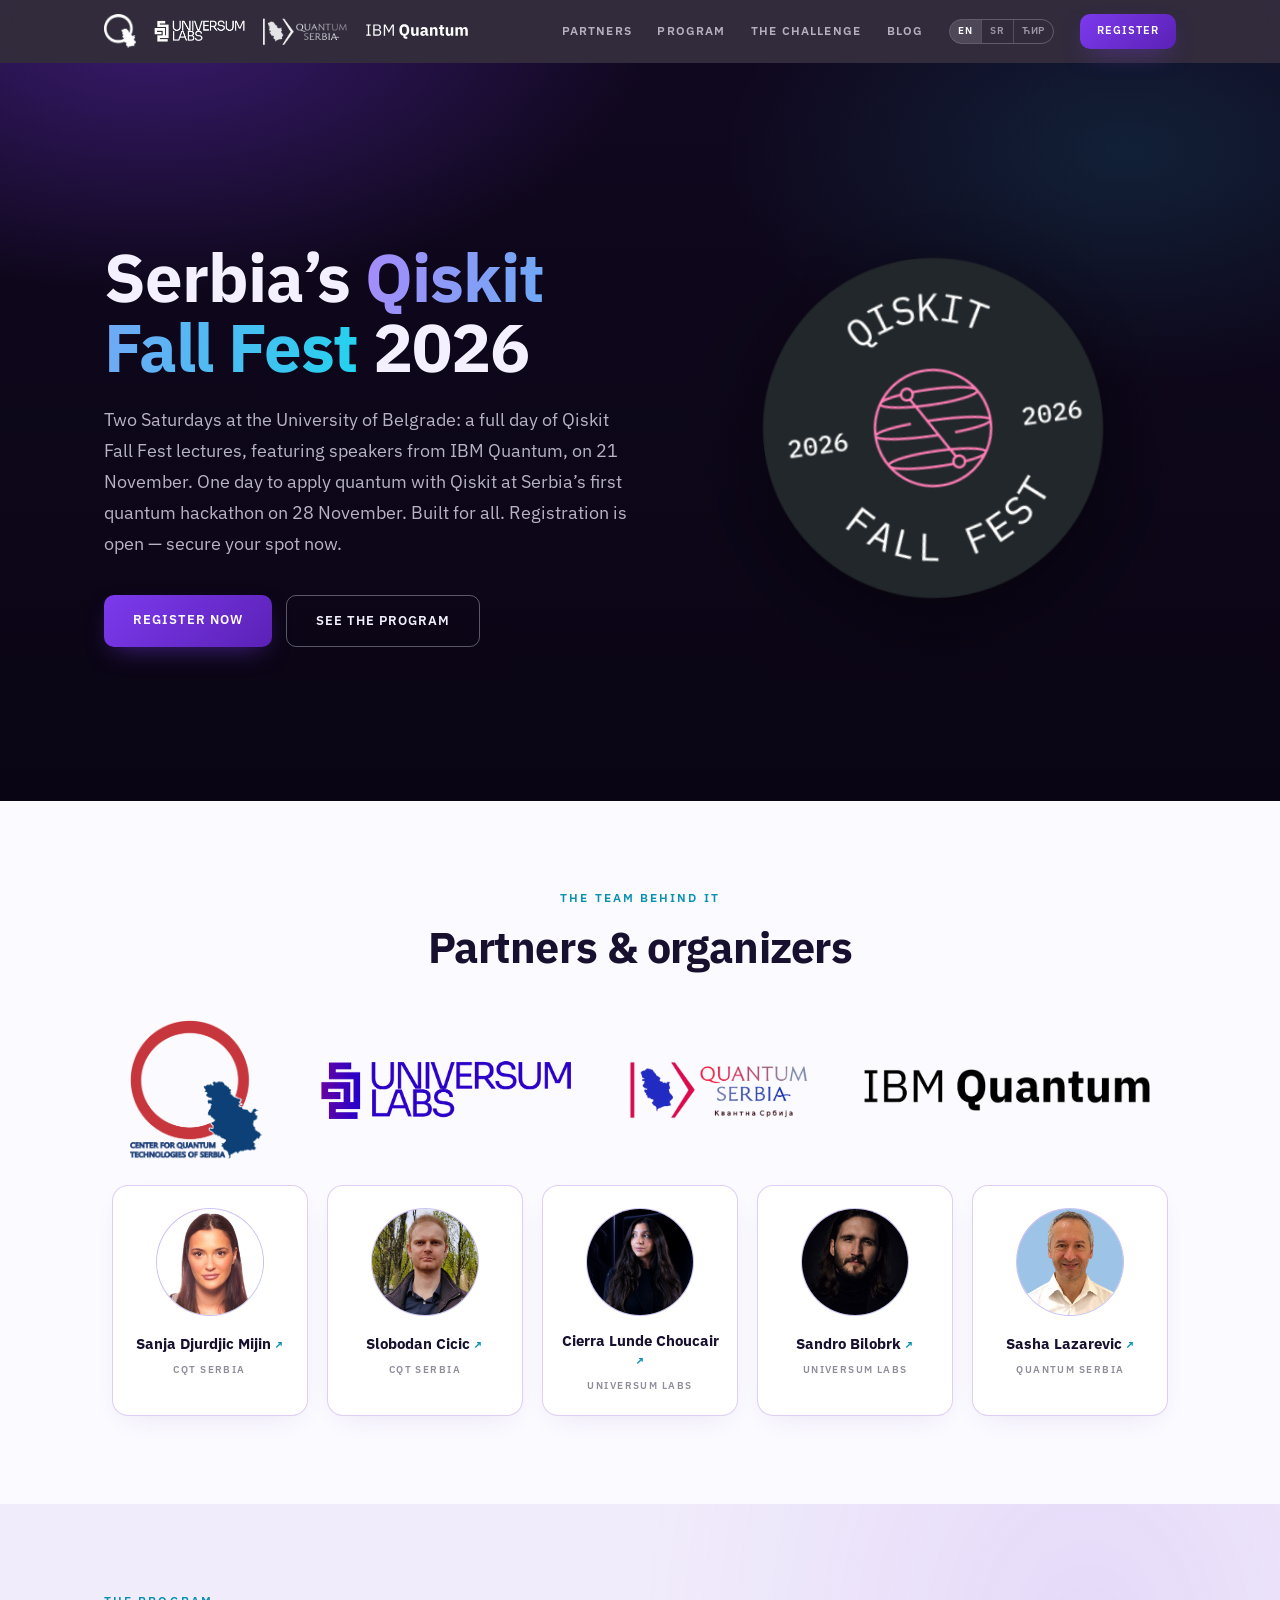
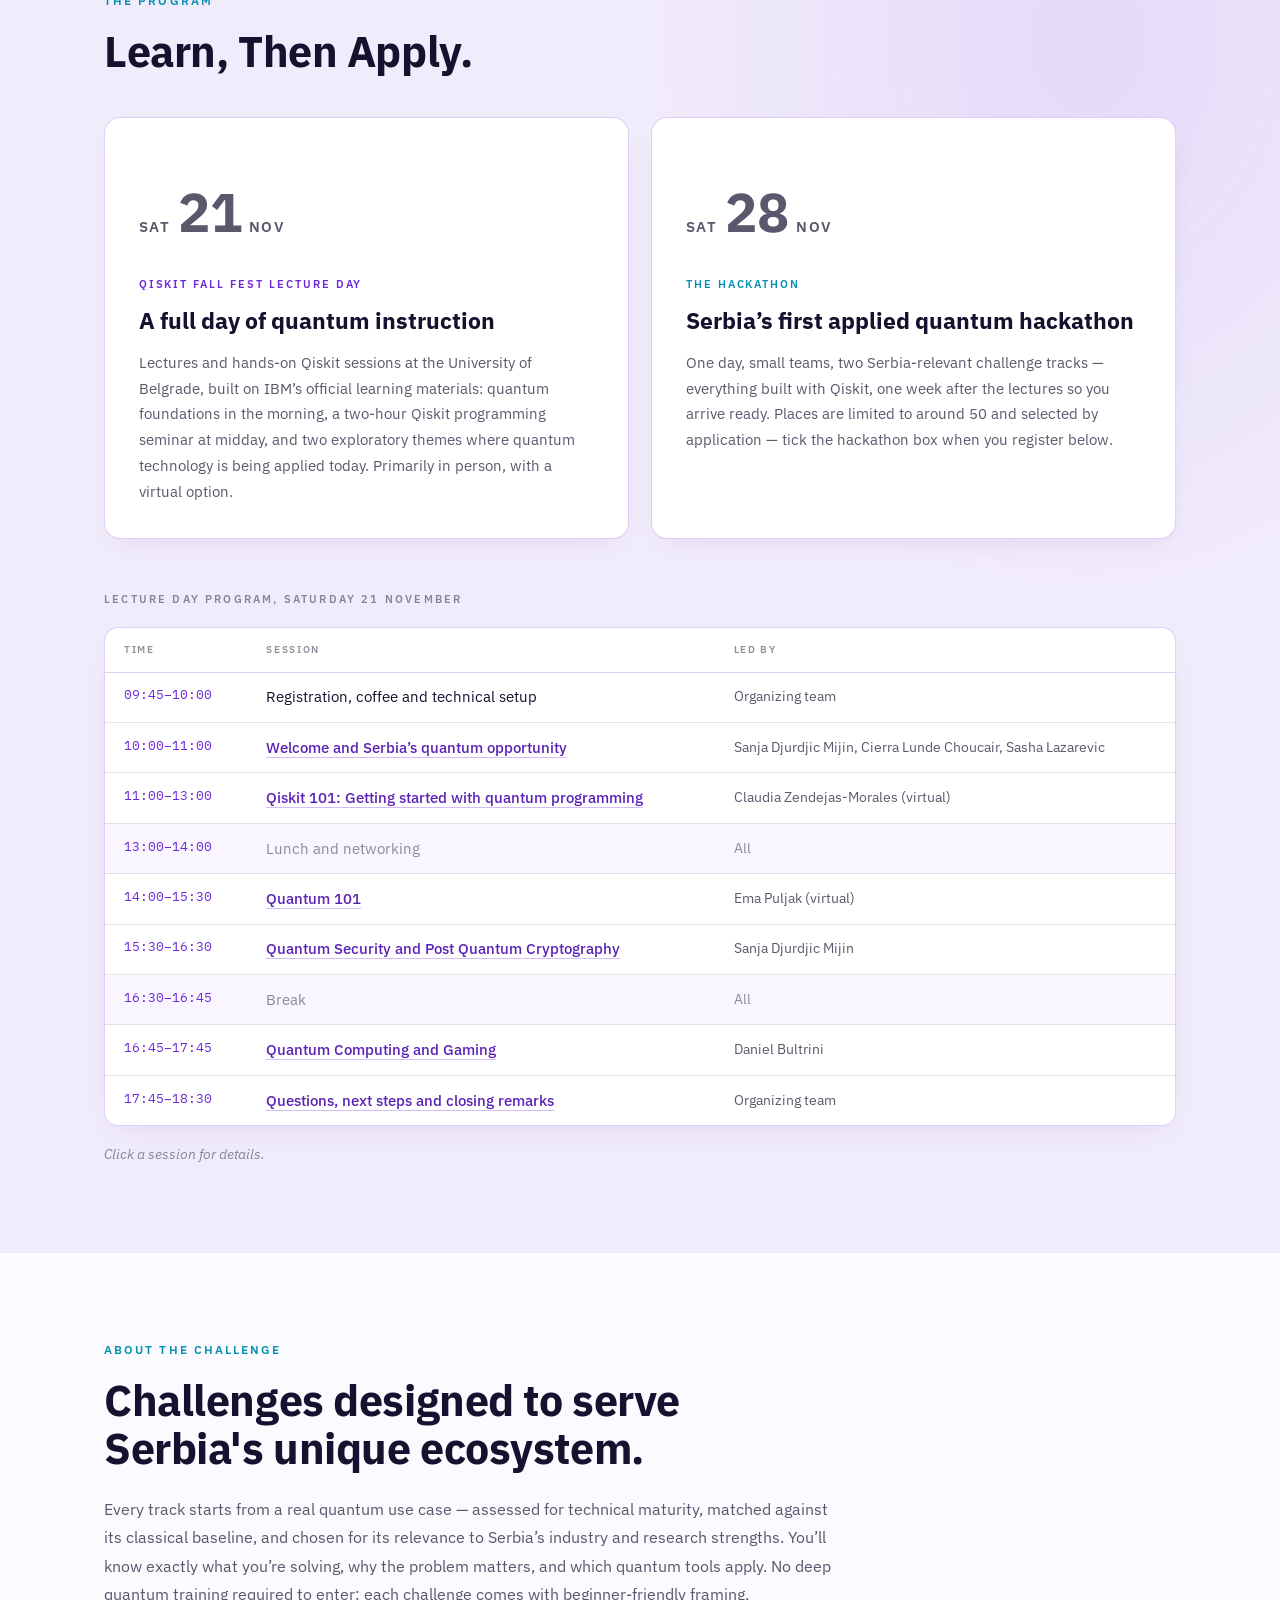
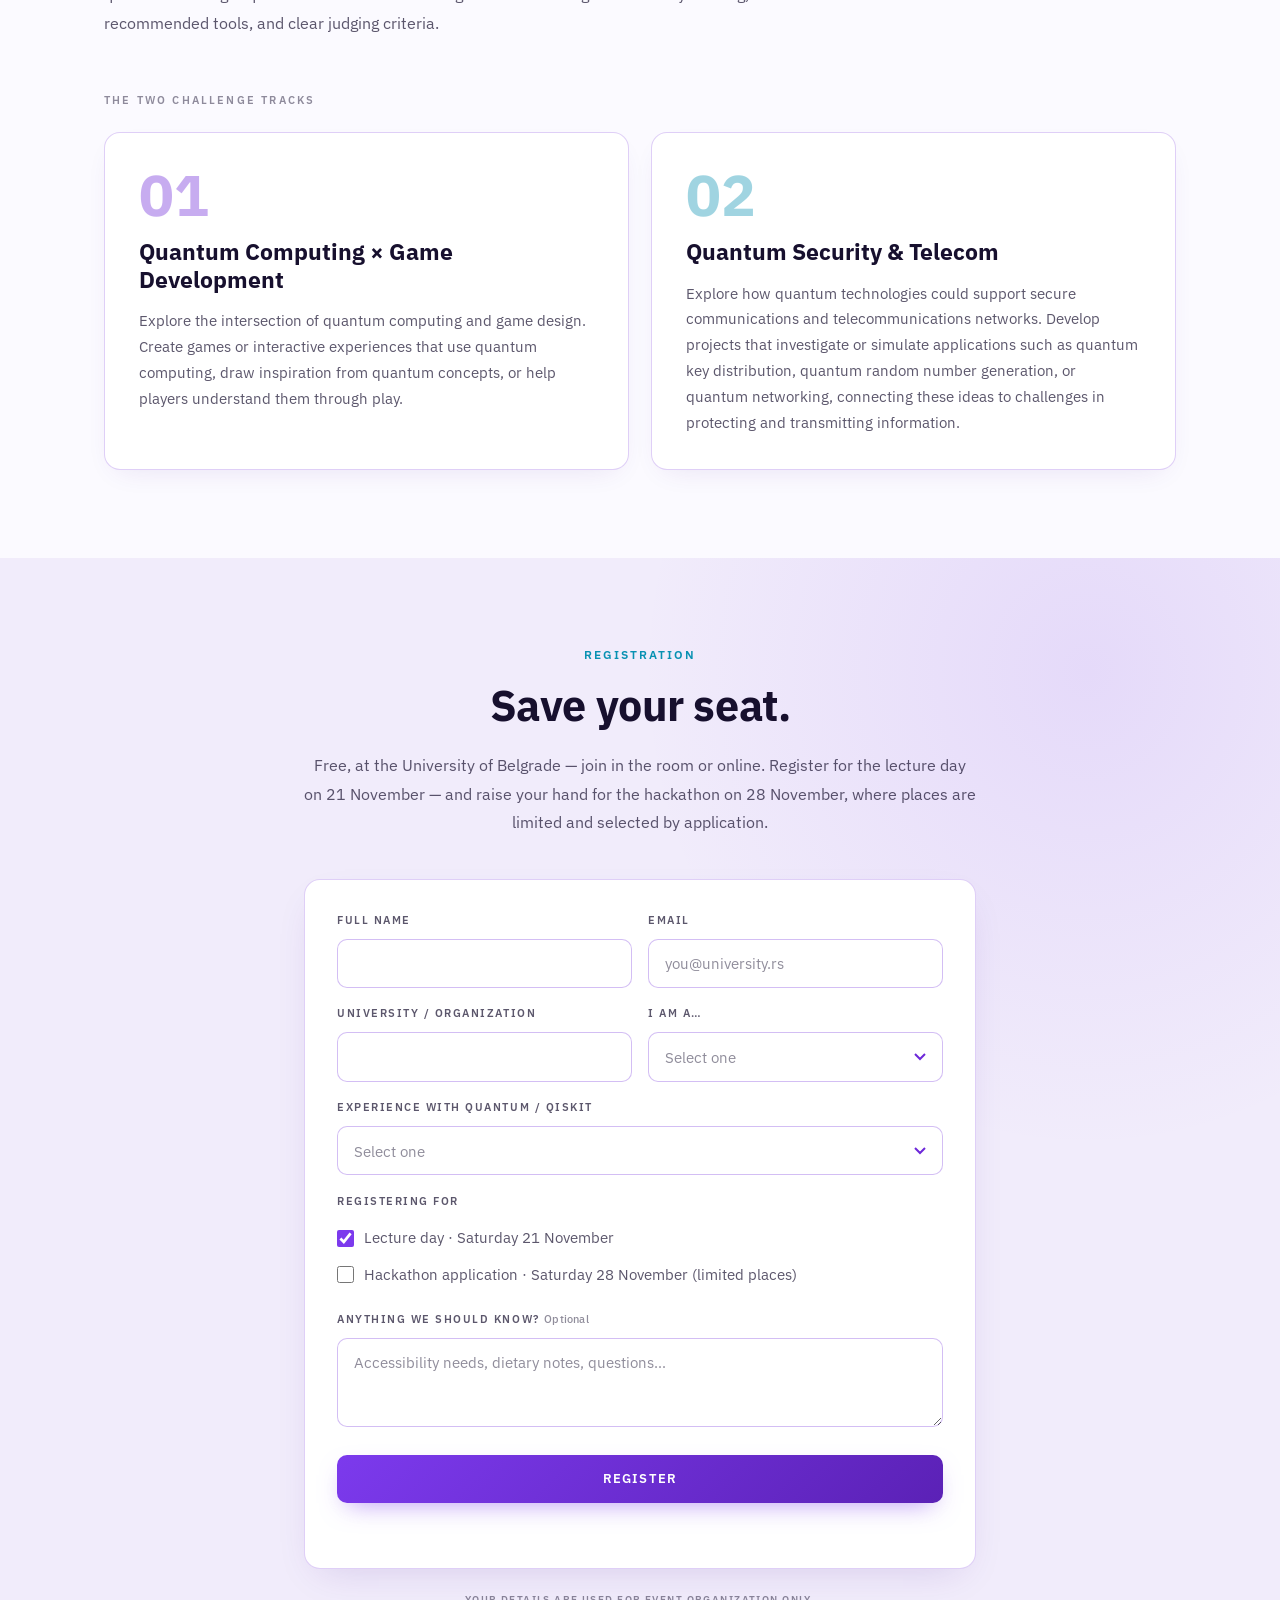
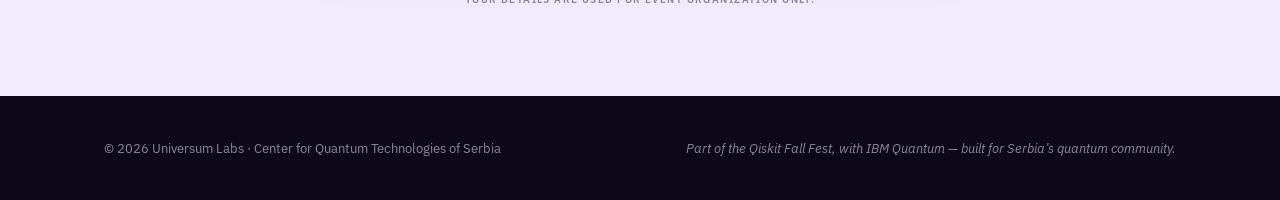
<file: index.html>
<!doctype html>
<html lang="en">
<head>
  <meta charset="utf-8" />
  <meta name="viewport" content="width=device-width, initial-scale=1" />
  <title>Qiskit Fall Fest Serbia — Serbia's First Applied Quantum Hackathon</title>
  <meta
    name="description"
    content="A Qiskit Fall Fest and Serbia's first applied quantum hackathon: a full day of lectures with IBM Quantum speakers on 21 November and a one-day Qiskit hackathon on 28 November 2026, in Belgrade. From the Center for Quantum Technologies of Serbia and Universum Labs. Sign up for updates."
  />
  <meta property="og:type" content="website" />
  <meta property="og:title" content="Qiskit Fall Fest Serbia — Serbia's First Applied Quantum Hackathon" />
  <meta
    property="og:description"
    content="Fall Fest lectures with IBM Quantum speakers on 21 November, Serbia's first applied quantum hackathon on 28 November — Belgrade, 2026. Sign up for updates."
  />
  <meta property="og:site_name" content="Qiskit Fall Fest Serbia 2026" />
  <!-- Interim host: swap for the custom domain once set (README, "Going live") -->
  <meta property="og:image" content="https://ibm-qiskit-fall-fest-serbia.vercel.app/assets/og-card.png" />
  <meta property="og:image:width" content="1200" />
  <meta property="og:image:height" content="630" />
  <meta property="og:image:alt" content="Qiskit Fall Fest Serbia 2026 — Serbia&#39;s first applied quantum hackathon, 21 and 28 November, University of Belgrade" />
  <meta name="twitter:card" content="summary_large_image" />
  <meta name="theme-color" content="#0A0514" />
  <link rel="icon" href="data:image/svg+xml,%3Csvg%20xmlns='http://www.w3.org/2000/svg'%20viewBox='0%200%2032%2032'%3E%3Ccircle%20cx='16'%20cy='16'%20r='13'%20fill='none'%20stroke='%238B5CF6'%20stroke-width='2'/%3E%3Cellipse%20cx='16'%20cy='16'%20rx='13'%20ry='5'%20fill='none'%20stroke='%238B5CF6'%20stroke-opacity='.55'/%3E%3Cline%20x1='16'%20y1='16'%20x2='24'%20y2='8'%20stroke='%2322D3EE'%20stroke-width='2'/%3E%3Ccircle%20cx='24'%20cy='8'%20r='2.5'%20fill='%2322D3EE'/%3E%3C/svg%3E" />
  <link rel="preconnect" href="https://fonts.googleapis.com" />
  <link rel="preconnect" href="https://fonts.gstatic.com" crossorigin />
  <link
    href="https://fonts.googleapis.com/css2?family=IBM+Plex+Mono:wght@400;500&family=IBM+Plex+Sans:wght@400;500;600;700&display=swap"
    rel="stylesheet"
  />
  <link rel="stylesheet" href="/styles.css" />
</head>
<body>
  <header class="topbar">
    <div class="wrap topbar-inner">
      <a class="brand-link" href="/" aria-label="Qiskit Fall Fest Serbia — home">
        <span class="brand-logos" role="img" aria-label="Center for Quantum Technologies of Serbia, Universum Labs, Quantum Serbia, and IBM Quantum">
          <img class="brand-logo brand-cqt" src="/assets/logo-cqt-serbia-white.png" alt="" />
          <img class="brand-logo brand-ul" src="/assets/logo-universum-labs-white.png" alt="" />
          <img class="brand-logo brand-qs" src="/assets/logo-quantum-serbia-white.png" alt="" />
          <img class="brand-logo brand-ibm" src="/assets/ibm-quantum-rev.svg" alt="" />
        </span>
      </a>
      <nav class="topnav" aria-label="Page">
        <a href="#partners">Partners</a>
        <a href="#program">Program</a>
        <a href="#challenge">The Challenge</a>
        <a href="/blog/">Blog</a>
        <div class="lang-toggle" data-no-i18n role="group" aria-label="Language · Jezik · Језик">
          <button type="button" data-lang="en" aria-pressed="true">EN</button>
          <button type="button" data-lang="sr" aria-pressed="false">SR</button>
          <button type="button" data-lang="sr-cyrl" aria-pressed="false">ЋИР</button>
        </div>
        <a class="btn btn-primary btn-small" href="#register">Register</a>
      </nav>
    </div>
  </header>

  <main>
    <!-- ──────── HERO — a qubit, live ──────── -->
    <section class="hero" aria-label="Serbia&rsquo;s first applied quantum hackathon">
      <div class="wrap hero-grid">
        <div class="hero-copy">
          <h1>
            Serbia&rsquo;s
            <span class="grad">Qiskit Fall Fest</span>
            2026
          </h1>
          <p class="lede">
            Two Saturdays at the University of Belgrade: a full day of Qiskit Fall Fest
            lectures, featuring speakers from IBM Quantum, on 21 November. One
            day to apply quantum with Qiskit at Serbia&rsquo;s first quantum
            hackathon on 28 November. Built for all. Registration is
            open — secure your spot now.
          </p>
          <div class="cta-row">
            <a class="btn btn-primary" href="#register">Register Now</a>
            <a class="btn btn-ghost" href="#program">See the program</a>
          </div>
        </div>

        <figure class="hero-viz">
          <!-- Official Qiskit Fall Fest 2026 sticker -->
          <img class="sticker" src="/assets/fall-fest-sticker.png" alt="Qiskit Fall Fest 2026 sticker" width="318" height="318" />
        </figure>
      </div>
    </section>

    <!-- ──────── THE PARTNERS — three logos, linked ──────── -->
    <section id="partners" aria-labelledby="partners-heading">
      <div class="wrap">
        <p class="eyebrow centered">The team behind it</p>
        <h2 id="partners-heading" class="centered">Partners &amp; organizers</h2>
        <div class="logo-row logo-row-spaced">
          <!-- Not a link yet: the Center's website doesn't exist. When it does,
               wrap this img in <a class="logo-link" href="…" target="_blank" rel="noopener noreferrer"> -->
          <span class="logo-link logo-static">
            <img class="logo-img logo-cqt" src="/assets/logo-cqt-serbia.png" alt="Center for Quantum Technologies of Serbia" />
          </span>
          <a class="logo-link" href="https://universumlabs.com" target="_blank" rel="noopener noreferrer" aria-label="Universum Labs">
            <img class="logo-img logo-ul" src="/assets/logo-universum-labs.png" alt="Universum Labs" />
          </a>
          <!-- Not a link yet: no Quantum Serbia website URL on file. To link it,
               swap this span for <a class="logo-link" href="…" target="_blank" rel="noopener noreferrer"> -->
          <span class="logo-link logo-static">
            <img class="logo-img logo-qs" src="/assets/logo-quantum-serbia.png" alt="Quantum Serbia" />
          </span>
          <a class="logo-link" href="https://www.ibm.com/quantum" target="_blank" rel="noopener noreferrer" aria-label="IBM Quantum">
            <img class="logo-img logo-ibm" src="/assets/logo-ibm-quantum.png" alt="IBM Quantum" />
          </a>
        </div>

        <!-- Cards render from the ORGANIZERS list in /people.js -->
        <div id="organizer-cards" class="team-grid"></div>
      </div>
    </section>

    <!-- ──────── THE PROGRAM — two Saturdays ──────── -->
    <section id="program" class="band" aria-labelledby="program-heading">
      <div class="wrap">
                <p class="eyebrow">The program</p>
        <h2 id="program-heading">Learn, Then Apply.</h2>
        <div class="program-grid">
          <article class="card program-card">
            <!-- data-i18n keys the day so Serbian gets its ordinal period ("суб 21. нов") -->
            <p class="program-date violet">Sat <span data-i18n="badge.day.21">21</span> Nov</p>
            <p class="card-eyebrow violet">Qiskit Fall Fest Lecture day</p>
            <h3>A full day of quantum instruction</h3>
            <p>
              Lectures and hands-on Qiskit sessions at the University of
              Belgrade, built on IBM&rsquo;s official learning materials:
              quantum foundations in the morning, a two-hour Qiskit
              programming seminar at midday, and two exploratory themes
              where quantum technology is being applied today. Primarily in
              person, with a virtual option.
            </p>
          </article>
          <article class="card program-card">
            <p class="program-date cyan">Sat <span data-i18n="badge.day.28">28</span> Nov</p>
            <p class="card-eyebrow cyan">The hackathon</p>
            <h3>Serbia&rsquo;s first applied quantum hackathon</h3>
            <p>
              One day, small teams, two Serbia-relevant challenge tracks —
              everything built with Qiskit, one week after the lectures so
              you arrive ready. Places are limited to around 50 and selected
              by application — tick the hackathon box when you register
              below.
            </p>
          </article>
        </div>

        <div class="schedule">
          <p class="schedule-kicker">Lecture day program, Saturday 21 November</p>
          <div class="table-wrap">
            <table class="program-table">
              <thead>
                <tr>
                  <th scope="col">Time</th>
                  <th scope="col">Session</th>
                  <th scope="col">Led by</th>
                </tr>
              </thead>
              <tbody>
                <tr>
                  <td class="t-time">09:45–10:00</td>
                  <td>Registration, coffee and technical setup</td>
                  <td class="t-lead">Organizing team</td>
                </tr>
                <tr>
                  <td class="t-time">10:00–11:00</td>
                  <td><a class="t-link" href="/session.html?id=welcome">Welcome and Serbia&rsquo;s quantum opportunity</a></td>
                  <td class="t-lead">Sanja Djurdjic Mijin, Cierra Lunde Choucair, Sasha Lazarevic</td>
                </tr>
                <tr>
                  <td class="t-time">11:00–13:00</td>
                  <td><a class="t-link" href="/session.html?id=qiskit-101">Qiskit 101: Getting started with quantum programming</a></td>
                  <td class="t-lead">Claudia Zendejas-Morales (virtual)</td>
                </tr>
                <tr class="t-break">
                  <td class="t-time">13:00–14:00</td>
                  <td>Lunch and networking</td>
                  <td class="t-lead">All</td>
                </tr>
                <tr>
                  <td class="t-time">14:00–15:30</td>
                  <td><a class="t-link" href="/session.html?id=quantum-101">Quantum 101</a></td>
                  <td class="t-lead">Ema Puljak (virtual)</td>
                </tr>
                <tr>
                  <td class="t-time">15:30–16:30</td>
                  <td><a class="t-link" href="/session.html?id=quantum-cryptography-security">Quantum Security and Post Quantum Cryptography</a></td>
                  <td class="t-lead">Sanja Djurdjic Mijin</td>
                </tr>
                <tr class="t-break">
                  <td class="t-time">16:30–16:45</td>
                  <td>Break</td>
                  <td class="t-lead">All</td>
                </tr>
                <tr>
                  <td class="t-time">16:45–17:45</td>
                  <td><a class="t-link" href="/session.html?id=quantum-computing-gaming">Quantum Computing and Gaming</a></td>
                  <td class="t-lead">Daniel Bultrini</td>
                </tr>
                <tr>
                  <td class="t-time">17:45–18:30</td>
                  <td><a class="t-link" href="/session.html?id=questions-and-closing">Questions, next steps and closing remarks</a></td>
                  <td class="t-lead">Organizing team</td>
                </tr>
              </tbody>
            </table>
          </div>
          <p class="schedule-note">
            Click a session for details.
          </p>
        </div>
      </div>
    </section>

    <!-- ──────── ABOUT THE CHALLENGE ──────── -->
    <section id="challenge" aria-labelledby="challenge-heading">
      <div class="wrap">
        <p class="eyebrow">About the challenge</p>
        <h2 id="challenge-heading">Challenges designed to serve Serbia's unique ecosystem.</h2>
        <p class="section-lede">
          Every track starts from a real quantum use case — assessed for
          technical maturity, matched against its classical baseline, and
          chosen for its relevance to Serbia&rsquo;s industry and research
          strengths. You&rsquo;ll know exactly what you&rsquo;re solving, why
          the problem matters, and which quantum tools apply. No deep quantum
          training required to enter: each challenge comes with
          beginner-friendly framing, recommended tools, and clear judging
          criteria.
        </p>

        <p class="tracks-kicker">The two challenge tracks</p>
        <div class="track-grid track-grid-2">
          <article class="card track-card">
            <p class="track-number violet" aria-hidden="true">01</p>
            <h3>Quantum Computing &times; Game Development</h3>
            <p>
              Explore the intersection of quantum computing and game design.
              Create games or interactive experiences that use quantum
              computing, draw inspiration from quantum concepts, or help
              players understand them through play.
            </p>
          </article>
          <article class="card track-card">
            <p class="track-number cyan" aria-hidden="true">02</p>
            <h3>Quantum Security &amp; Telecom</h3>
            <p>
              Explore how quantum technologies could support secure
              communications and telecommunications networks. Develop
              projects that investigate or simulate applications such as
              quantum key distribution, quantum random number generation, or
              quantum networking, connecting these ideas to challenges in
              protecting and transmitting information.
            </p>
          </article>
        </div>
      </div>
    </section>

    <!-- ──────── REGISTRATION ──────── -->
    <section id="register" class="band updates" aria-labelledby="register-heading">
      <div class="wrap wrap-narrow">
        <p class="eyebrow centered">Registration</p>
        <h2 id="register-heading" class="centered">Save your seat.</h2>
        <p class="section-lede centered">
          Free, at the University of Belgrade — join in the room or online.
          Register for the
          lecture day on 21 November — and raise your hand for the hackathon
          on 28 November, where places are limited and selected by
          application.
        </p>
        <!-- Paste your form backend URL into data-endpoint (see README.md). -->
        <form id="registration" class="signup" data-endpoint="https://script.google.com/macros/s/AKfycbzVvNJtgmR1ozSA4bcghYRO--AcX3a61A7AXJH9UZpxtgSiipIboT6qNta8T_a5x9vLxA/exec">
          <div class="form-grid">
            <div class="field">
              <label class="field-label" for="reg-name">Full name</label>
              <input id="reg-name" name="name" type="text" required autocomplete="name" />
            </div>
            <div class="field">
              <label class="field-label" for="reg-email">Email</label>
              <input id="reg-email" name="email" type="email" required autocomplete="email" placeholder="you@university.rs" />
            </div>
            <div class="field">
              <label class="field-label" for="reg-affiliation">University / organization</label>
              <input id="reg-affiliation" name="affiliation" type="text" required autocomplete="organization" />
            </div>
            <div class="field">
              <label class="field-label" for="reg-status">I am a&hellip;</label>
              <select id="reg-status" name="status" required>
                <option value="" selected disabled>Select one</option>
                <option>Undergraduate student</option>
                <option>Master&rsquo;s student</option>
                <option>PhD student</option>
                <option>Researcher / academic</option>
                <option>Industry professional</option>
                <option>Other</option>
              </select>
            </div>
            <div class="field field-wide">
              <label class="field-label" for="reg-experience">Experience with quantum / Qiskit</label>
              <select id="reg-experience" name="experience" required>
                <option value="" selected disabled>Select one</option>
                <option>New to quantum — starting from zero</option>
                <option>Some exposure — courses, videos, or tutorials</option>
                <option>Hands-on — I&rsquo;ve written Qiskit or similar code</option>
              </select>
            </div>
            <fieldset class="field field-wide">
              <legend class="field-label">Registering for</legend>
              <label class="check">
                <input type="checkbox" name="lecture_day" value="yes" checked />
                Lecture day &middot; Saturday 21 November
              </label>
              <label class="check">
                <input type="checkbox" name="hackathon_application" value="yes" />
                Hackathon application &middot; Saturday 28 November (limited places)
              </label>
            </fieldset>
            <div class="field field-wide">
              <label class="field-label" for="reg-notes">Anything we should know? <span class="optional">Optional</span></label>
              <textarea id="reg-notes" name="notes" rows="3" placeholder="Accessibility needs, dietary notes, questions&hellip;"></textarea>
            </div>
          </div>
          <input class="hp" type="text" name="company" tabindex="-1" autocomplete="off" aria-hidden="true" />
          <!-- data-i18n: "Register" is "Пријави се" in the nav, "Пријавите се" here -->
          <button class="btn btn-primary btn-register" type="submit" data-i18n="form.submit">Register</button>
          <p class="form-status" role="status" aria-live="polite"></p>
        </form>
        <p class="privacy">Your details are used for event organization only.</p>
      </div>
    </section>
  </main>

  <footer class="footer">
    <div class="wrap footer-inner">
      <p>© 2026 Universum Labs · Center for Quantum Technologies of Serbia</p>
      <p class="footer-tag">Part of the Qiskit Fall Fest, with IBM Quantum — built for Serbia&rsquo;s quantum community.</p>
    </div>
  </footer>

  <script src="/script.js"></script>
  <script src="/people.js"></script>
  <script src="/i18n.js"></script>
</body>
</html>
</file>
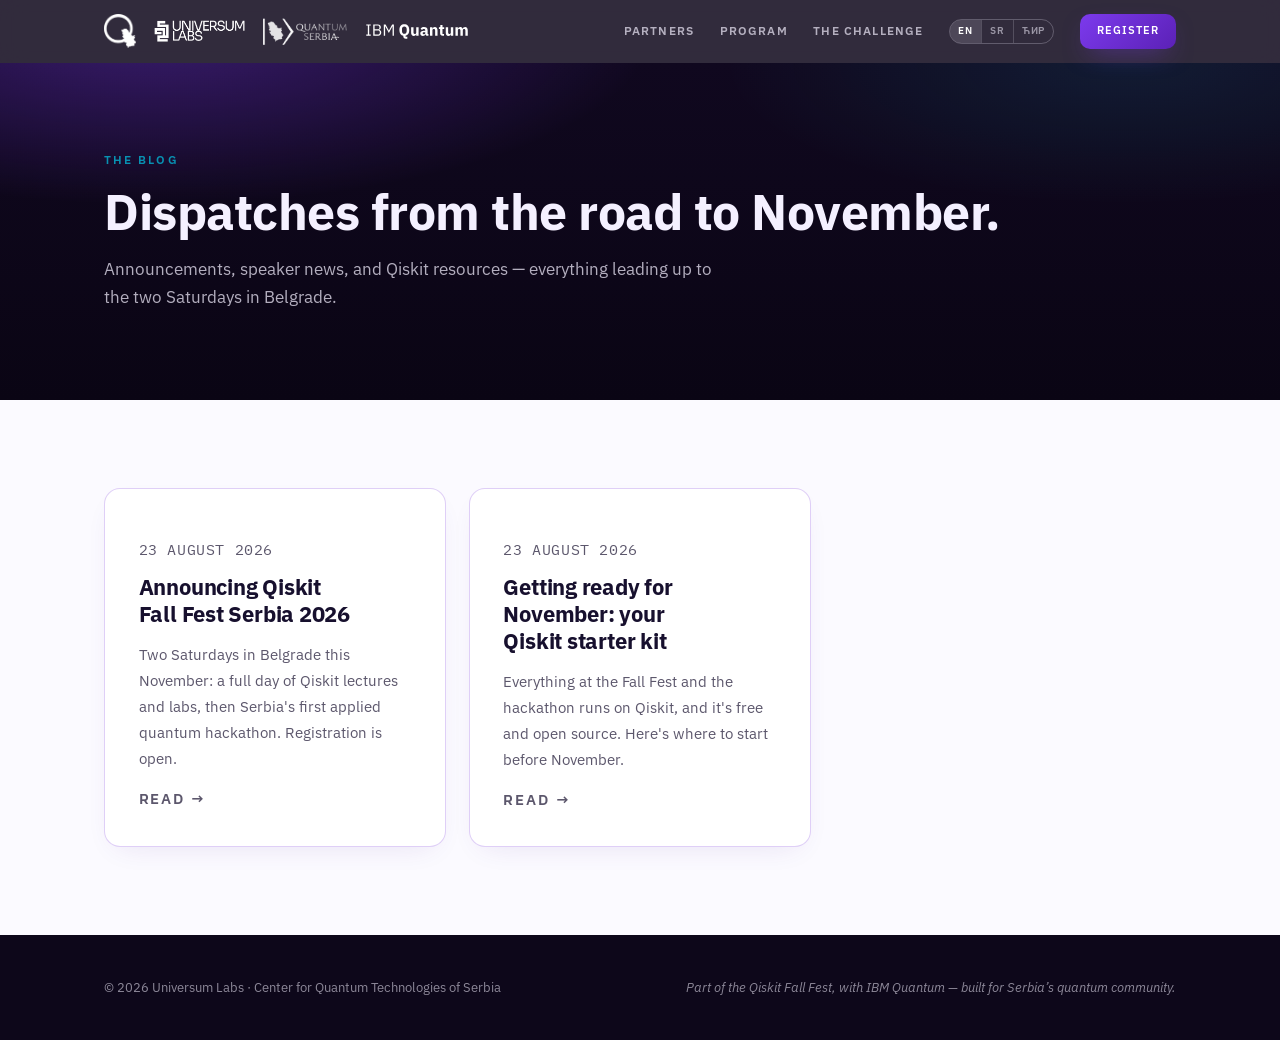
<file: blog/index.html>
<!doctype html>
<html lang="en">
<head>
  <meta charset="utf-8" />
  <meta name="viewport" content="width=device-width, initial-scale=1" />
  <title>Blog — Qiskit Fall Fest Serbia 2026</title>
  <meta
    name="description"
    content="News and updates from Qiskit Fall Fest Serbia 2026 — announcements, speaker news, Qiskit resources, and everything leading up to the two Saturdays in Belgrade."
  />
  <meta property="og:type" content="website" />
  <meta property="og:site_name" content="Qiskit Fall Fest Serbia 2026" />
  <meta property="og:title" content="Blog — Qiskit Fall Fest Serbia 2026" />
  <meta property="og:description" content="News and updates from Qiskit Fall Fest Serbia 2026 — announcements, speaker news, and Qiskit resources." />
  <!-- Interim host: swap for the custom domain once set (README, "Going live") -->
  <meta property="og:image" content="https://ibm-qiskit-fall-fest-serbia.vercel.app/assets/og-card.png" />
  <meta name="twitter:card" content="summary_large_image" />
  <meta name="theme-color" content="#0A0514" />
  <link rel="icon" href="data:image/svg+xml,%3Csvg%20xmlns='http://www.w3.org/2000/svg'%20viewBox='0%200%2032%2032'%3E%3Ccircle%20cx='16'%20cy='16'%20r='13'%20fill='none'%20stroke='%238B5CF6'%20stroke-width='2'/%3E%3Cellipse%20cx='16'%20cy='16'%20rx='13'%20ry='5'%20fill='none'%20stroke='%238B5CF6'%20stroke-opacity='.55'/%3E%3Cline%20x1='16'%20y1='16'%20x2='24'%20y2='8'%20stroke='%2322D3EE'%20stroke-width='2'/%3E%3Ccircle%20cx='24'%20cy='8'%20r='2.5'%20fill='%2322D3EE'/%3E%3C/svg%3E" />
  <link rel="preconnect" href="https://fonts.googleapis.com" />
  <link rel="preconnect" href="https://fonts.gstatic.com" crossorigin />
  <link
    href="https://fonts.googleapis.com/css2?family=IBM+Plex+Mono:wght@400;500&family=IBM+Plex+Sans:wght@400;500;600;700&display=swap"
    rel="stylesheet"
  />
  <link rel="stylesheet" href="/styles.css" />
</head>
<body>
  <header class="topbar">
    <div class="wrap topbar-inner">
      <a class="brand-link" href="/" aria-label="Qiskit Fall Fest Serbia — home">
        <span class="brand-logos" role="img" aria-label="Center for Quantum Technologies of Serbia, Universum Labs, Quantum Serbia, and IBM Quantum">
          <img class="brand-logo brand-cqt" src="/assets/logo-cqt-serbia-white.png" alt="" />
          <img class="brand-logo brand-ul" src="/assets/logo-universum-labs-white.png" alt="" />
          <img class="brand-logo brand-qs" src="/assets/logo-quantum-serbia-white.png" alt="" />
          <img class="brand-logo brand-ibm" src="/assets/ibm-quantum-rev.svg" alt="" />
        </span>
      </a>
      <nav class="topnav" aria-label="Page">
        <a href="/#partners">Partners</a>
        <a href="/#program">Program</a>
        <a href="/#challenge">The Challenge</a>
        <div class="lang-toggle" data-no-i18n role="group" aria-label="Language · Jezik · Језик">
          <button type="button" data-lang="en" aria-pressed="true">EN</button>
          <button type="button" data-lang="sr" aria-pressed="false">SR</button>
          <button type="button" data-lang="sr-cyrl" aria-pressed="false">ЋИР</button>
        </div>
        <a class="btn btn-primary btn-small" href="/#register">Register</a>
      </nav>
    </div>
  </header>

  <main>
    <section class="page-head" aria-label="Blog">
      <div class="wrap">
        <p class="eyebrow">The blog</p>
        <h1>Dispatches from the road to November.</h1>
        <p class="page-head-lede">
          Announcements, speaker news, and Qiskit resources — everything
          leading up to the two Saturdays in Belgrade.
        </p>
      </div>
    </section>

    <section aria-label="Posts">
      <div class="wrap">
        <div id="post-list" class="post-grid">
          <p class="blog-empty">Loading posts…</p>
        </div>
      </div>
    </section>
  </main>

  <footer class="footer">
    <div class="wrap footer-inner">
      <p>© 2026 Universum Labs · Center for Quantum Technologies of Serbia</p>
      <p class="footer-tag">Part of the Qiskit Fall Fest, with IBM Quantum — built for Serbia&rsquo;s quantum community.</p>
    </div>
  </footer>

  <script src="/blog/posts.js"></script>
  <script src="/blog/blog.js"></script>
  <script src="/i18n.js"></script>
</body>
</html>
</file>
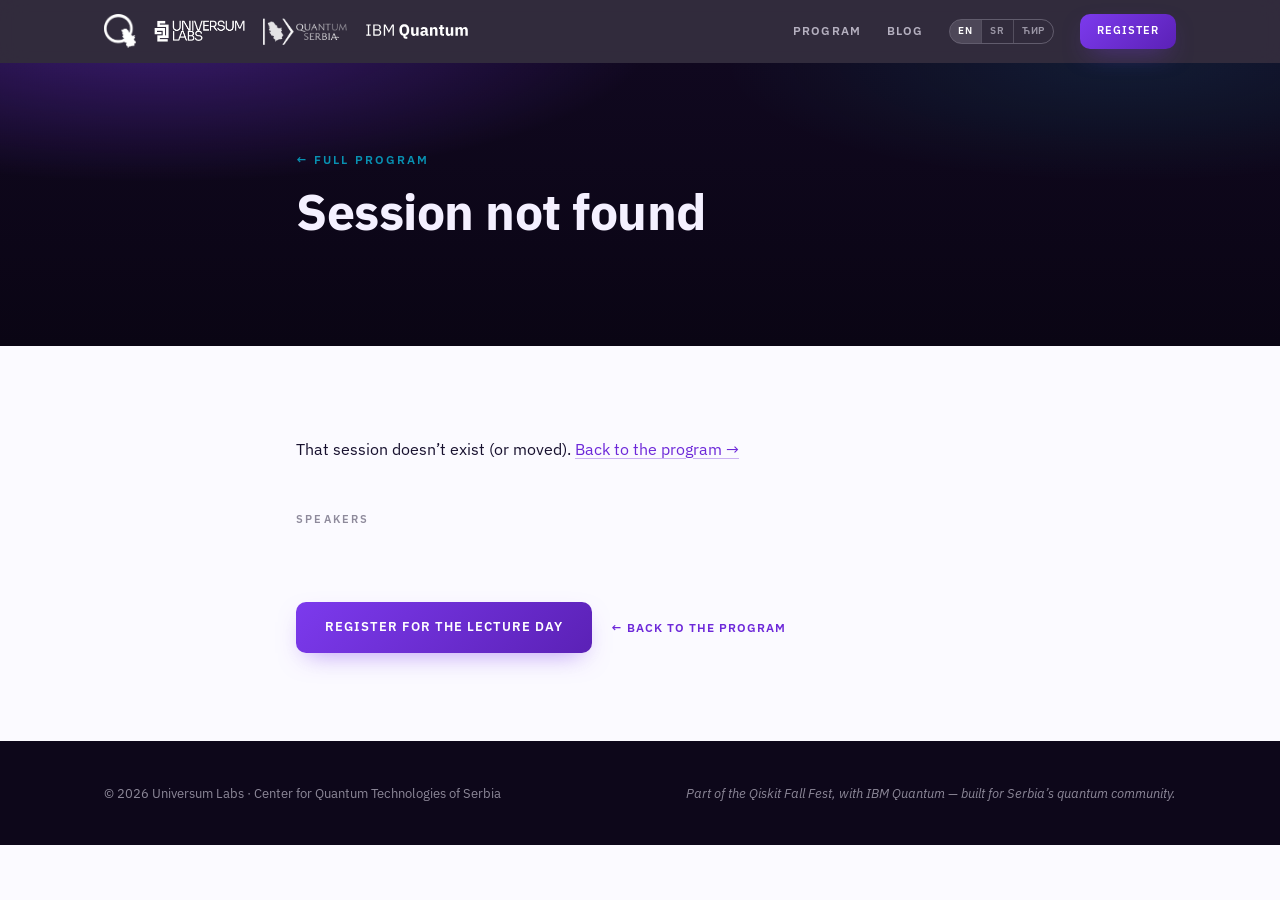
<file: session.html>
<!doctype html>
<html lang="en">
<head>
  <meta charset="utf-8" />
  <meta name="viewport" content="width=device-width, initial-scale=1" />
  <title>Session — Qiskit Fall Fest Serbia 2026</title>
  <meta name="description" content="Session details from the Qiskit Fall Fest Serbia 2026 lecture day in Belgrade." />
  <meta property="og:type" content="website" />
  <meta property="og:site_name" content="Qiskit Fall Fest Serbia 2026" />
  <meta property="og:title" content="Session — Qiskit Fall Fest Serbia 2026" />
  <meta property="og:description" content="Session details from the Qiskit Fall Fest Serbia 2026 lecture day in Belgrade." />
  <!-- Interim host: swap for the custom domain once set (README, "Going live") -->
  <meta property="og:image" content="https://ibm-qiskit-fall-fest-serbia.vercel.app/assets/og-card.png" />
  <meta name="twitter:card" content="summary_large_image" />
  <meta name="theme-color" content="#0A0514" />
  <link rel="icon" href="data:image/svg+xml,%3Csvg%20xmlns='http://www.w3.org/2000/svg'%20viewBox='0%200%2032%2032'%3E%3Ccircle%20cx='16'%20cy='16'%20r='13'%20fill='none'%20stroke='%238B5CF6'%20stroke-width='2'/%3E%3Cellipse%20cx='16'%20cy='16'%20rx='13'%20ry='5'%20fill='none'%20stroke='%238B5CF6'%20stroke-opacity='.55'/%3E%3Cline%20x1='16'%20y1='16'%20x2='24'%20y2='8'%20stroke='%2322D3EE'%20stroke-width='2'/%3E%3Ccircle%20cx='24'%20cy='8'%20r='2.5'%20fill='%2322D3EE'/%3E%3C/svg%3E" />
  <link rel="preconnect" href="https://fonts.googleapis.com" />
  <link rel="preconnect" href="https://fonts.gstatic.com" crossorigin />
  <link
    href="https://fonts.googleapis.com/css2?family=IBM+Plex+Mono:wght@400;500&family=IBM+Plex+Sans:wght@400;500;600;700&display=swap"
    rel="stylesheet"
  />
  <link rel="stylesheet" href="/styles.css" />
</head>
<body>
  <header class="topbar">
    <div class="wrap topbar-inner">
      <a class="brand-link" href="/" aria-label="Qiskit Fall Fest Serbia — home">
        <span class="brand-logos" role="img" aria-label="Center for Quantum Technologies of Serbia, Universum Labs, Quantum Serbia, and IBM Quantum">
          <img class="brand-logo brand-cqt" src="/assets/logo-cqt-serbia-white.png" alt="" />
          <img class="brand-logo brand-ul" src="/assets/logo-universum-labs-white.png" alt="" />
          <img class="brand-logo brand-qs" src="/assets/logo-quantum-serbia-white.png" alt="" />
          <img class="brand-logo brand-ibm" src="/assets/ibm-quantum-rev.svg" alt="" />
        </span>
      </a>
      <nav class="topnav" aria-label="Page">
        <a href="/#program">Program</a>
        <a href="/blog/">Blog</a>
        <div class="lang-toggle" data-no-i18n role="group" aria-label="Language · Jezik · Језик">
          <button type="button" data-lang="en" aria-pressed="true">EN</button>
          <button type="button" data-lang="sr" aria-pressed="false">SR</button>
          <button type="button" data-lang="sr-cyrl" aria-pressed="false">ЋИР</button>
        </div>
        <a class="btn btn-primary btn-small" href="/#register">Register</a>
      </nav>
    </div>
  </header>

  <main>
    <section class="page-head" aria-label="Session">
      <div class="wrap wrap-prose">
        <p class="eyebrow"><a class="crumb" href="/#program">← Full program</a></p>
        <h1 id="session-title">Loading…</h1>
        <div class="meta-chips" id="session-chips"></div>
      </div>
    </section>

    <section aria-label="Session details">
      <div class="wrap wrap-prose">
        <article id="session-body" class="prose"></article>

        <p class="speakers-kicker" id="speakers-kicker">Speakers</p>
        <div id="session-speakers" class="team-grid" style="justify-content: flex-start;"></div>
        <p class="speaker-note" id="speaker-note">Speakers for this session are confirmed soon — the slot and its content are set. Register and we&rsquo;ll email you when they&rsquo;re announced.</p>

        <div class="session-cta">
          <a class="btn btn-primary" href="/#register">Register for the lecture day</a>
          <a class="crumb-dark" href="/#program">← Back to the program</a>
        </div>
      </div>
    </section>
  </main>

  <footer class="footer">
    <div class="wrap footer-inner">
      <p>© 2026 Universum Labs · Center for Quantum Technologies of Serbia</p>
      <p class="footer-tag">Part of the Qiskit Fall Fest, with IBM Quantum — built for Serbia&rsquo;s quantum community.</p>
    </div>
  </footer>

  <script src="/people.js"></script>
  <script src="/sessions.js"></script>
  <script>
    (function () {
      "use strict";

      var id = new URLSearchParams(location.search).get("id");
      var session = (window.SESSIONS || []).filter(function (s) { return s.id === id; })[0];

      var titleEl = document.getElementById("session-title");
      var chipsEl = document.getElementById("session-chips");
      var bodyEl = document.getElementById("session-body");
      var speakersEl = document.getElementById("session-speakers");
      var noteEl = document.getElementById("speaker-note");

      if (!session) {
        titleEl.textContent = "Session not found";
        bodyEl.innerHTML = '<p>That session doesn’t exist (or moved). <a href="/#program">Back to the program →</a></p>';
        noteEl.hidden = true;
        return;
      }

      function render() {
      document.title = session.title + " · Qiskit Fall Fest Serbia 2026";
      titleEl.textContent = session.title;
      // Lets a session carry a translated title of its own where the program
      // table's shorter label won't do. No dictionary key, no override.
      titleEl.setAttribute("data-i18n", "session." + session.id + ".title");

      ["Saturday 21 November 2026", session.time, "University of Belgrade"].forEach(function (text) {
        var chip = document.createElement("span");
        chip.className = "meta-chip";
        chip.textContent = text;
        chipsEl.appendChild(chip);
      });

      bodyEl.innerHTML = session.html;

      if (session.speakersHeading) {
        document.getElementById("speakers-kicker").textContent = session.speakersHeading;
      }

      // Cards come from the shared renderer in /people.js
      var anyTba = false;
      (session.speakers || []).filter(Boolean).forEach(function (sp) {
        if (sp.tba) anyTba = true;
        speakersEl.appendChild(window.renderPersonCard(sp));
      });

      noteEl.hidden = !anyTba;
    }

    render();
    if (window.applyI18n) window.applyI18n();
    window.addEventListener("langchange", function () {
      // Re-render from the English source, then let i18n translate it
      chipsEl.innerHTML = "";
      speakersEl.innerHTML = "";
      render();
      if (window.applyI18n) window.applyI18n();
    });
  })();
  </script>
  <script src="/i18n.js"></script>
</body>
</html>
</file>
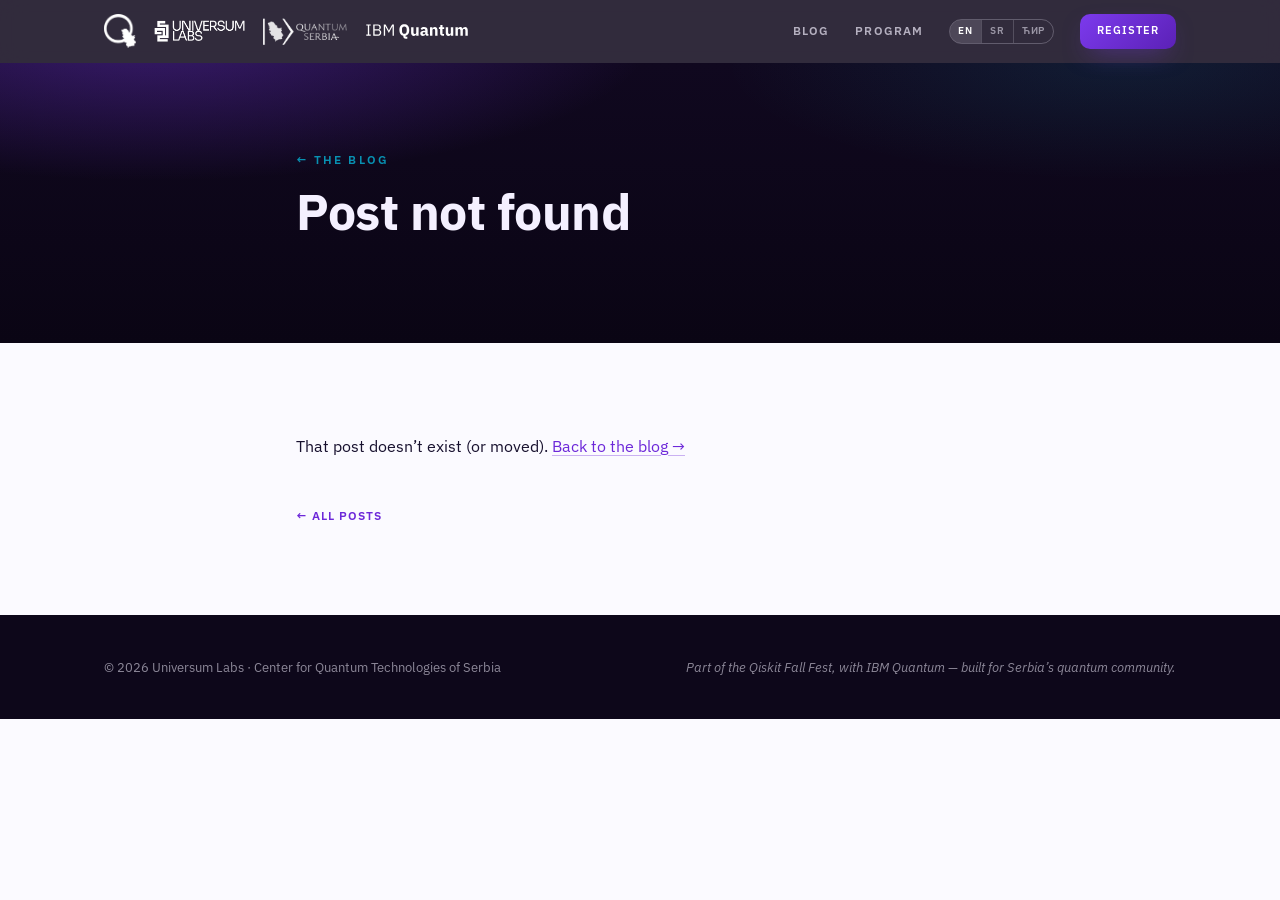
<file: blog/post.html>
<!doctype html>
<html lang="en">
<head>
  <meta charset="utf-8" />
  <meta name="viewport" content="width=device-width, initial-scale=1" />
  <title>Blog — Qiskit Fall Fest Serbia 2026</title>
  <meta name="description" content="News and updates from Qiskit Fall Fest Serbia 2026." />
  <meta property="og:type" content="website" />
  <meta property="og:site_name" content="Qiskit Fall Fest Serbia 2026" />
  <meta property="og:title" content="Qiskit Fall Fest Serbia 2026" />
  <meta property="og:description" content="News and updates from Qiskit Fall Fest Serbia 2026." />
  <!-- Interim host: swap for the custom domain once set (README, "Going live") -->
  <meta property="og:image" content="https://ibm-qiskit-fall-fest-serbia.vercel.app/assets/og-card.png" />
  <meta name="twitter:card" content="summary_large_image" />
  <meta name="theme-color" content="#0A0514" />
  <link rel="icon" href="data:image/svg+xml,%3Csvg%20xmlns='http://www.w3.org/2000/svg'%20viewBox='0%200%2032%2032'%3E%3Ccircle%20cx='16'%20cy='16'%20r='13'%20fill='none'%20stroke='%238B5CF6'%20stroke-width='2'/%3E%3Cellipse%20cx='16'%20cy='16'%20rx='13'%20ry='5'%20fill='none'%20stroke='%238B5CF6'%20stroke-opacity='.55'/%3E%3Cline%20x1='16'%20y1='16'%20x2='24'%20y2='8'%20stroke='%2322D3EE'%20stroke-width='2'/%3E%3Ccircle%20cx='24'%20cy='8'%20r='2.5'%20fill='%2322D3EE'/%3E%3C/svg%3E" />
  <link rel="preconnect" href="https://fonts.googleapis.com" />
  <link rel="preconnect" href="https://fonts.gstatic.com" crossorigin />
  <link
    href="https://fonts.googleapis.com/css2?family=IBM+Plex+Mono:wght@400;500&family=IBM+Plex+Sans:wght@400;500;600;700&display=swap"
    rel="stylesheet"
  />
  <link rel="stylesheet" href="/styles.css" />
</head>
<body>
  <header class="topbar">
    <div class="wrap topbar-inner">
      <a class="brand-link" href="/" aria-label="Qiskit Fall Fest Serbia — home">
        <span class="brand-logos" role="img" aria-label="Center for Quantum Technologies of Serbia, Universum Labs, Quantum Serbia, and IBM Quantum">
          <img class="brand-logo brand-cqt" src="/assets/logo-cqt-serbia-white.png" alt="" />
          <img class="brand-logo brand-ul" src="/assets/logo-universum-labs-white.png" alt="" />
          <img class="brand-logo brand-qs" src="/assets/logo-quantum-serbia-white.png" alt="" />
          <img class="brand-logo brand-ibm" src="/assets/ibm-quantum-rev.svg" alt="" />
        </span>
      </a>
      <nav class="topnav" aria-label="Page">
        <a href="/blog/">Blog</a>
        <a href="/#program">Program</a>
        <div class="lang-toggle" data-no-i18n role="group" aria-label="Language · Jezik · Језик">
          <button type="button" data-lang="en" aria-pressed="true">EN</button>
          <button type="button" data-lang="sr" aria-pressed="false">SR</button>
          <button type="button" data-lang="sr-cyrl" aria-pressed="false">ЋИР</button>
        </div>
        <a class="btn btn-primary btn-small" href="/#register">Register</a>
      </nav>
    </div>
  </header>

  <main>
    <section class="page-head" aria-label="Post">
      <div class="wrap wrap-prose">
        <p class="eyebrow"><a class="crumb" href="/blog/">← The blog</a></p>
        <h1 id="post-title">Loading…</h1>
        <p id="post-meta" class="post-date mono"></p>
      </div>
    </section>

    <section aria-label="Post content">
      <div class="wrap wrap-prose">
        <article id="post-body" class="prose"></article>
        <p class="post-footer"><a class="crumb-dark" href="/blog/">← All posts</a></p>
      </div>
    </section>
  </main>

  <footer class="footer">
    <div class="wrap footer-inner">
      <p>© 2026 Universum Labs · Center for Quantum Technologies of Serbia</p>
      <p class="footer-tag">Part of the Qiskit Fall Fest, with IBM Quantum — built for Serbia&rsquo;s quantum community.</p>
    </div>
  </footer>

  <script src="/blog/posts.js"></script>
  <script src="/blog/blog.js"></script>
  <script src="/i18n.js"></script>
</body>
</html>
</file>
<file: styles.css>
/* ────────────────────────────────────────────────────────────────────────
   Quantum Hackathon — standalone pre-launch site (light theme)
   Universum Labs × Center for Quantum Technologies Serbia
   ──────────────────────────────────────────────────────────────────────── */

:root {
  --bg: #fbfaff;
  --bg-raised: #f4f1fc;
  --panel: #ffffff;
  --line: rgba(109, 40, 217, 0.22);
  --line-soft: rgba(23, 16, 46, 0.1);
  --violet: #7c3aed;
  --violet-bright: #6d28d9;
  --violet-deep: #5b21b6;
  --cyan: #0891b2;
  --pink: #db2777;
  --text: #17102e;
  --dim: rgba(23, 16, 46, 0.7);
  --dimmer: rgba(23, 16, 46, 0.48);
  /* IBM Plex — the same family IBM Quantum uses */
  --font-display: "IBM Plex Sans", system-ui, sans-serif;
  --font-body: "IBM Plex Sans", system-ui, sans-serif;
  --font-mono: "IBM Plex Mono", ui-monospace, "SF Mono", Menlo, monospace;
}

* {
  margin: 0;
  padding: 0;
  box-sizing: border-box;
}

html {
  scroll-behavior: smooth;
}

body {
  background: var(--bg);
  color: var(--text);
  font-family: var(--font-body);
  font-size: 16px;
  line-height: 1.6;
  -webkit-font-smoothing: antialiased;
}

::selection {
  background: rgba(124, 58, 237, 0.22);
  color: var(--text);
}

:focus-visible {
  outline: 2px solid var(--cyan);
  outline-offset: 2px;
}

.wrap {
  max-width: 1120px;
  margin-inline: auto;
  padding-inline: 24px;
}

.wrap-narrow {
  max-width: 720px;
}

section {
  scroll-margin-top: 76px;
}

.mono {
  font-family: var(--font-mono);
}

/* Gradient text — only used in the dark hero, so the bright variants */
.grad {
  background: linear-gradient(100deg, #a78bfa, #22d3ee);
  -webkit-background-clip: text;
  background-clip: text;
  color: transparent;
}

.violet { color: var(--violet-bright); }
.cyan { color: var(--cyan); }
.pink { color: var(--pink); }
.centered { text-align: center; }

/* ──────── Buttons ──────── */

.btn {
  display: inline-block;
  border: 0;
  border-radius: 10px;
  padding: 0.95rem 1.8rem;
  font-family: var(--font-display);
  font-size: 0.8rem;
  font-weight: 600;
  letter-spacing: 0.08em;
  text-transform: uppercase;
  text-decoration: none;
  color: var(--text);
  cursor: pointer;
  transition: transform 0.15s ease, box-shadow 0.15s ease, border-color 0.15s ease, filter 0.15s ease;
}

.btn-primary {
  background: linear-gradient(135deg, var(--violet), var(--violet-deep));
  color: #ffffff;
  box-shadow: 0 10px 26px -10px rgba(124, 58, 237, 0.55);
}

.btn-primary:hover {
  filter: brightness(1.08);
  transform: translateY(-2px);
}

.btn-ghost {
  border: 1px solid rgba(23, 16, 46, 0.25);
  background: transparent;
}

.btn-ghost:hover {
  border-color: var(--violet);
  color: var(--violet-bright);
  transform: translateY(-2px);
}

.btn-small {
  padding: 0.55rem 1.1rem;
  font-size: 0.7rem;
}

/* ──────── Top bar ──────── */

/* Dark to match the hero — the two read as one dark block at the top */
.topbar {
  position: sticky;
  top: 0;
  z-index: 50;
  background: rgba(13, 7, 26, 0.85);
  backdrop-filter: blur(12px);
  -webkit-backdrop-filter: blur(12px);
}

/* All three partner marks, white versions, in the menu bar — the whole
   cluster links back to the home page */
.brand-link {
  display: inline-flex;
  text-decoration: none;
  transition: opacity 0.15s ease;
}

.brand-link:hover {
  opacity: 0.8;
}

.brand-logos {
  display: flex;
  align-items: center;
  gap: 1.1rem;
}

.brand-logo {
  display: block;
  width: auto;
}

.brand-cqt { height: 34px; }
.brand-ul  { height: 22px; }
.brand-qs  { height: 27px; }
.brand-ibm { height: 17px; }

.topbar-inner {
  display: flex;
  align-items: center;
  justify-content: space-between;
  flex-wrap: wrap;
  gap: 0.45rem 1rem;
  padding-block: 0.85rem;
}

.topnav {
  display: flex;
  align-items: center;
  gap: 1.6rem;
}

/* EN / SR / ЋИР language toggle in the nav bar */
.lang-toggle {
  display: inline-flex;
  align-items: stretch;
  flex: none;
  border: 1px solid rgba(244, 240, 255, 0.25);
  border-radius: 999px;
  overflow: hidden;
}

.lang-toggle button {
  border: 0;
  background: transparent;
  padding: 0.32rem 0.52rem;
  font-family: var(--font-display);
  font-size: 0.63rem;
  font-weight: 600;
  letter-spacing: 0.06em;
  line-height: 1.2;
  color: rgba(244, 240, 255, 0.55);
  cursor: pointer;
  transition: color 0.15s ease, background-color 0.15s ease;
}

.lang-toggle button + button {
  border-left: 1px solid rgba(244, 240, 255, 0.18);
}

.lang-toggle button:hover {
  color: #ffffff;
}

.lang-toggle button.is-active {
  color: #ffffff;
  background: rgba(244, 240, 255, 0.14);
}

.topnav a:not(.btn) {
  font-family: var(--font-display);
  font-size: 0.72rem;
  font-weight: 600;
  letter-spacing: 0.1em;
  text-transform: uppercase;
  text-decoration: none;
  color: rgba(244, 240, 255, 0.68);
  transition: color 0.15s ease;
}

.topnav a:not(.btn):hover {
  color: #ffffff;
}

/* ──────── Hero ──────── */

/* Dark hero on a light page — the dark-to-light change is the divider,
   so no border here */
.hero {
  position: relative;
  overflow: hidden;
  background:
    radial-gradient(60% 55% at 12% -5%, rgba(124, 58, 237, 0.38), transparent 65%),
    radial-gradient(45% 45% at 88% 12%, rgba(34, 211, 238, 0.12), transparent 70%),
    linear-gradient(180deg, #10081f 0%, #0a0514 100%);
}

.hero h1 {
  color: #f4f0ff;
}

.hero .lede {
  color: rgba(244, 240, 255, 0.74);
}

.hero .microline,
.hero .hero-footline {
  color: rgba(244, 240, 255, 0.48);
}

.hero .pill {
  color: #c4b5fd;
  border-color: rgba(167, 139, 250, 0.42);
  background: rgba(139, 92, 246, 0.14);
}

.hero .btn-ghost {
  border-color: rgba(244, 240, 255, 0.35);
  color: #f4f0ff;
}

.hero .btn-ghost:hover {
  border-color: #a78bfa;
  color: #c4b5fd;
}

.hero .readout {
  color: rgba(244, 240, 255, 0.5);
}

.hero .readout .angles {
  color: #22d3ee;
}

.hero-grid {
  display: grid;
  grid-template-columns: 1.05fr 0.95fr;
  align-items: center;
  gap: 3rem;
  min-height: min(82svh, 860px);
  padding-block: 4.5rem;
}

.pill {
  display: inline-block;
  border: 1px solid var(--line);
  border-radius: 999px;
  padding: 0.4rem 1rem;
  font-family: var(--font-display);
  font-size: 0.68rem;
  font-weight: 600;
  letter-spacing: 0.16em;
  text-transform: uppercase;
  color: var(--violet-bright);
  background: rgba(124, 58, 237, 0.07);
}

.hero h1 {
  margin-top: 1.6rem;
  font-family: var(--font-display);
  font-size: clamp(2.6rem, 5.6vw, 4.2rem);
  font-weight: 700;
  line-height: 1.04;
  letter-spacing: -0.015em;
  text-wrap: balance;
}

.hero h1 .grad {
  display: inline;
}

.lede {
  margin-top: 1.5rem;
  max-width: 34rem;
  font-size: 1.1rem;
  line-height: 1.75;
  color: var(--dim);
}

.cta-row {
  display: flex;
  flex-wrap: wrap;
  gap: 0.9rem;
  margin-top: 2.2rem;
}

.microline {
  margin-top: 2rem;
  font-family: var(--font-display);
  font-size: 0.68rem;
  font-weight: 600;
  letter-spacing: 0.14em;
  text-transform: uppercase;
  color: var(--dimmer);
}

.hero-footline {
  padding-bottom: 1.8rem;
  text-align: center;
  font-family: var(--font-display);
  font-size: 0.66rem;
  font-weight: 600;
  letter-spacing: 0.22em;
  text-transform: uppercase;
  color: var(--dimmer);
}

/* ──────── Fall Fest sticker ──────── */

.hero-viz {
  text-align: center;
}

/* Displayed at the PNG's native size so it stays crisp */
.sticker {
  width: min(100%, 340px);
  height: auto;
  transform: rotate(-8deg);
  filter: drop-shadow(0 20px 46px rgba(0, 0, 0, 0.5));
}

/* ──────── Sections ──────── */

section:not(.hero) {
  padding-block: 5.5rem;
}

/* Tinted band — color, not lines, divides sections */
.band {
  background:
    radial-gradient(50% 60% at 85% 10%, rgba(124, 58, 237, 0.1), transparent 70%),
    #f1ecfb;
}

.eyebrow {
  font-family: var(--font-display);
  font-size: 0.72rem;
  font-weight: 600;
  letter-spacing: 0.18em;
  text-transform: uppercase;
  color: var(--cyan);
}

h2 {
  margin-top: 1rem;
  max-width: 46rem;
  font-family: var(--font-display);
  font-size: clamp(1.9rem, 3.6vw, 2.7rem);
  font-weight: 700;
  line-height: 1.12;
  letter-spacing: -0.01em;
  text-wrap: balance;
}

h2.centered {
  margin-inline: auto;
}

.section-lede {
  margin-top: 1.4rem;
  max-width: 46rem;
  font-size: 1.02rem;
  line-height: 1.75;
  color: var(--dim);
}

.section-lede.centered {
  margin-inline: auto;
}

/* ──────── Cards ──────── */

.card {
  border: 1px solid var(--line);
  border-radius: 16px;
  background: var(--panel);
  box-shadow: 0 10px 30px -14px rgba(76, 29, 149, 0.14);
  padding: 2.1rem;
  transition: transform 0.18s ease, border-color 0.18s ease, box-shadow 0.18s ease;
}

.card:hover {
  transform: translateY(-4px);
  border-color: rgba(109, 40, 217, 0.45);
  box-shadow: 0 18px 42px -16px rgba(76, 29, 149, 0.22);
}

.card h3 {
  font-family: var(--font-display);
  font-size: 1.45rem;
  font-weight: 700;
  line-height: 1.2;
}

.card p:not(.card-eyebrow):not(.card-role):not(.track-number) {
  margin-top: 0.9rem;
  font-size: 0.95rem;
  line-height: 1.7;
  color: var(--dim);
}

.card-eyebrow {
  margin-bottom: 0.9rem;
  font-family: var(--font-display);
  font-size: 0.68rem;
  font-weight: 600;
  letter-spacing: 0.18em;
  text-transform: uppercase;
}

.card-role {
  margin-top: 1.4rem;
  font-family: var(--font-display);
  font-size: 0.66rem;
  font-weight: 600;
  letter-spacing: 0.12em;
  text-transform: uppercase;
}

/* Partner logo row — three logos, side by side, each linking out */

.logo-row {
  display: flex;
  flex-wrap: wrap;
  align-items: center;
  justify-content: center;
  gap: 2.6rem 3.5rem;
}

/* When the section heading is present above the logo row */
.logo-row-spaced {
  margin-top: 3rem;
}

.logo-link {
  display: inline-flex;
  transition: opacity 0.15s ease, transform 0.15s ease;
}

.logo-link:hover {
  opacity: 0.75;
  transform: translateY(-3px);
}

/* A partner without a website yet — same slot, no link affordance */
.logo-static,
.logo-static:hover {
  opacity: 1;
  transform: none;
  cursor: default;
}

.logo-img {
  display: block;
  width: auto;
  max-width: 100%;
}

/* Heights tuned per logo so the four read at similar visual weight and
   still fit on one line */
.logo-cqt { height: clamp(96px, 12.5vw, 140px); }
.logo-ul  { height: clamp(44px, 5.8vw, 62px); }
.logo-qs  { height: clamp(42px, 5.4vw, 58px); }
.logo-ibm { height: clamp(30px, 3.9vw, 42px); }

/* Organizer cards under the partner logos */

.team-kicker {
  margin-top: 4.2rem;
  text-align: center;
  font-family: var(--font-display);
  font-size: 0.68rem;
  font-weight: 600;
  letter-spacing: 0.2em;
  text-transform: uppercase;
  color: var(--dimmer);
}

.team-grid {
  display: flex;
  flex-wrap: wrap;
  justify-content: center;
  gap: 1.2rem;
  margin-top: 1.6rem;
}

.team-card {
  width: 196px;
  border: 1px solid var(--line);
  border-radius: 16px;
  background: var(--panel);
  box-shadow: 0 10px 30px -14px rgba(76, 29, 149, 0.14);
  padding: 1.4rem 1rem 1.3rem;
  text-align: center;
  transition: transform 0.18s ease, border-color 0.18s ease, box-shadow 0.18s ease;
}

.team-card:hover {
  transform: translateY(-4px);
  border-color: rgba(109, 40, 217, 0.45);
  box-shadow: 0 18px 42px -16px rgba(76, 29, 149, 0.22);
}

/* Photo placeholder — swap the div for an <img class="headshot"> when
   real photos land; the same rules crop it into the circle */
.headshot {
  width: 108px;
  height: 108px;
  margin: 0 auto 0.9rem;
  border-radius: 50%;
  border: 1px solid var(--line);
  background: linear-gradient(135deg, rgba(124, 58, 237, 0.16), rgba(34, 211, 238, 0.14));
  display: flex;
  align-items: center;
  justify-content: center;
  object-fit: cover;
  font-family: var(--font-display);
  font-size: 1.35rem;
  font-weight: 700;
  letter-spacing: 0.05em;
  color: var(--violet-bright);
}

.team-name {
  display: inline-block;
  font-family: var(--font-display);
  font-size: 0.95rem;
  font-weight: 700;
  line-height: 1.25;
  color: var(--text);
  text-decoration: none;
  transition: color 0.15s ease;
}

/* Whole-card LinkedIn link */
.team-card-link {
  display: block;
  text-decoration: none;
  color: inherit;
}

a.team-name::after,
.team-card-link .team-name::after {
  content: " ↗";
  font-size: 0.72em;
  color: var(--cyan);
}

.team-name:hover {
  color: var(--violet-bright);
}

.team-org {
  margin-top: 0.35rem;
  font-family: var(--font-display);
  font-size: 0.64rem;
  font-weight: 600;
  letter-spacing: 0.14em;
  text-transform: uppercase;
  color: var(--dimmer);
}

/* ──────── Program ──────── */

.program-grid {
  display: grid;
  grid-template-columns: 1fr 1fr;
  gap: 1.4rem;
  margin-top: 2.6rem;
}

.program-date {
  font-family: var(--font-display);
  font-size: 0.95rem;
  font-weight: 600;
  letter-spacing: 0.1em;
  text-transform: uppercase;
  line-height: 1;
  margin-bottom: 1.1rem;
}

.program-date span {
  font-size: 3.4rem;
  font-weight: 700;
  letter-spacing: -0.01em;
  margin-inline: 0.15rem;
}

.program-card h3 {
  margin-top: 0.2rem;
}

/* ──────── Schedule table ──────── */

.schedule {
  margin-top: 3.2rem;
}

.schedule-kicker {
  font-family: var(--font-display);
  font-size: 0.68rem;
  font-weight: 600;
  letter-spacing: 0.2em;
  text-transform: uppercase;
  color: var(--dimmer);
}

.table-wrap {
  margin-top: 1.2rem;
  overflow-x: auto;
  border: 1px solid var(--line);
  border-radius: 14px;
  background: var(--panel);
  box-shadow: 0 10px 30px -14px rgba(76, 29, 149, 0.14);
}

.program-table {
  width: 100%;
  min-width: 640px;
  border-collapse: collapse;
  text-align: left;
  font-size: 0.93rem;
}

.program-table th {
  padding: 0.85rem 1.2rem;
  font-family: var(--font-display);
  font-size: 0.64rem;
  font-weight: 600;
  letter-spacing: 0.16em;
  text-transform: uppercase;
  color: var(--dimmer);
  border-bottom: 1px solid var(--line);
}

.program-table td {
  padding: 0.8rem 1.2rem;
  border-bottom: 1px solid var(--line-soft);
  vertical-align: top;
}

.program-table tbody tr:last-child td {
  border-bottom: 0;
}

.t-time {
  font-family: var(--font-mono);
  font-size: 0.8rem;
  font-variant-numeric: tabular-nums;
  white-space: nowrap;
  color: var(--violet-bright);
}

.t-lead {
  font-size: 0.86rem;
  color: var(--dim);
}


.t-tba {
  font-style: italic;
  color: var(--dimmer);
}

.t-break td {
  background: rgba(124, 58, 237, 0.045);
}

.t-break td:not(.t-time) {
  color: var(--dimmer);
}

.schedule-note {
  margin-top: 1rem;
  font-size: 0.9rem;
  font-style: italic;
  color: var(--dimmer);
}

/* Sessions in the table link to their detail pages */
.t-link {
  color: var(--violet-deep);
  font-weight: 500;
  text-decoration: none;
  border-bottom: 1px solid rgba(109, 40, 217, 0.3);
  transition: border-color 0.15s ease, color 0.15s ease;
}

.t-link:hover {
  color: var(--violet);
  border-bottom-color: var(--violet);
}

/* ──────── Session detail page ──────── */

.meta-chips {
  display: flex;
  flex-wrap: wrap;
  gap: 0.6rem;
  margin-top: 1.2rem;
}

.meta-chip {
  border: 1px solid rgba(167, 139, 250, 0.35);
  border-radius: 999px;
  padding: 0.35rem 0.9rem;
  font-family: var(--font-mono);
  font-size: 0.72rem;
  letter-spacing: 0.04em;
  color: #c4b5fd;
  background: rgba(139, 92, 246, 0.12);
}

.speakers-kicker {
  margin-top: 3rem;
  font-family: var(--font-display);
  font-size: 0.68rem;
  font-weight: 600;
  letter-spacing: 0.2em;
  text-transform: uppercase;
  color: var(--dimmer);
}

.speaker-note {
  margin-top: 1.2rem;
  font-size: 0.9rem;
  font-style: italic;
  color: var(--dimmer);
}

.session-cta {
  display: flex;
  flex-wrap: wrap;
  align-items: center;
  gap: 1.2rem;
  margin-top: 3rem;
}

.team-role {
  margin-top: 0.15rem;
  font-size: 0.82rem;
  color: var(--dim);
}

.band-note {
  margin-top: 2.2rem;
  max-width: 44rem;
  font-style: italic;
  color: var(--dim);
}

/* ──────── Tracks ──────── */

.tracks-kicker {
  margin-top: 3.4rem;
  font-family: var(--font-display);
  font-size: 0.68rem;
  font-weight: 600;
  letter-spacing: 0.2em;
  text-transform: uppercase;
  color: var(--dimmer);
}

.track-grid {
  display: grid;
  grid-template-columns: repeat(3, 1fr);
  gap: 1.4rem;
  margin-top: 1.4rem;
}

/* Two official tracks — wider cards, not a gap where a third used to be */
.track-grid-2 {
  grid-template-columns: repeat(2, 1fr);
}

.track-number {
  font-family: var(--font-display);
  font-size: 3.6rem;
  font-weight: 700;
  line-height: 1;
  opacity: 0.38;
}

.track-card h3 {
  margin-top: 0.9rem;
}

.tracks-note {
  margin-top: 1.8rem;
  max-width: 44rem;
  font-size: 0.92rem;
  font-style: italic;
  color: var(--dimmer);
}

/* ──────── Signup ──────── */

.updates {
  text-align: center;
}

.signup {
  max-width: 42rem;
  margin: 2.6rem auto 0;
  border: 1px solid var(--line);
  border-radius: 16px;
  background: var(--panel);
  box-shadow: 0 14px 38px -16px rgba(76, 29, 149, 0.18);
  padding: 2rem;
  text-align: left;
}

.field-label {
  display: block;
  margin-bottom: 0.6rem;
  font-family: var(--font-display);
  font-size: 0.68rem;
  font-weight: 600;
  letter-spacing: 0.14em;
  text-transform: uppercase;
  color: var(--dim);
}

.form-grid {
  display: grid;
  grid-template-columns: 1fr 1fr;
  gap: 1.1rem 1rem;
}

.field-wide {
  grid-column: 1 / -1;
}

fieldset.field {
  border: 0;
  padding: 0;
  margin: 0;
}

.signup input[type="text"],
.signup input[type="email"],
.signup select,
.signup textarea {
  width: 100%;
  border: 1px solid rgba(109, 40, 217, 0.3);
  border-radius: 10px;
  background: #ffffff;
  padding: 0.85rem 1rem;
  font-family: var(--font-body);
  font-size: 0.95rem;
  color: var(--text);
}

.signup select {
  appearance: none;
  background-image: url("data:image/svg+xml,%3Csvg xmlns='http://www.w3.org/2000/svg' width='12' height='8'%3E%3Cpath d='M1 1l5 5 5-5' fill='none' stroke='%236d28d9' stroke-width='2'/%3E%3C/svg%3E");
  background-repeat: no-repeat;
  background-position: right 1rem center;
  padding-right: 2.4rem;
}

.signup select:invalid {
  color: var(--dimmer);
}

.signup textarea {
  resize: vertical;
}

.signup ::placeholder {
  color: var(--dimmer);
}

.signup input:focus,
.signup select:focus,
.signup textarea:focus {
  border-color: var(--violet);
  outline: none;
}

.check {
  display: flex;
  align-items: center;
  gap: 0.6rem;
  padding: 0.4rem 0;
  font-size: 0.93rem;
  color: var(--dim);
  cursor: pointer;
}

.check input {
  width: 17px;
  height: 17px;
  flex: none;
  accent-color: var(--violet);
}

.optional {
  text-transform: none;
  letter-spacing: 0.02em;
  font-weight: 500;
  color: var(--dimmer);
}

.btn-register {
  width: 100%;
  margin-top: 1.3rem;
}

.hp {
  position: absolute;
  left: -9999px;
  width: 1px;
  height: 1px;
  opacity: 0;
}

.form-status {
  min-height: 1.3rem;
  margin-top: 0.8rem;
  font-size: 0.82rem;
  color: var(--dim);
}

.form-status.error {
  color: var(--pink);
}

.privacy {
  margin-top: 1.4rem;
  font-family: var(--font-display);
  font-size: 0.64rem;
  font-weight: 600;
  letter-spacing: 0.14em;
  text-transform: uppercase;
  color: var(--dimmer);
}

/* ──────── Blog ──────── */

/* Dark page header band, matching the hero's palette */
.page-head {
  background:
    radial-gradient(60% 80% at 12% -10%, rgba(124, 58, 237, 0.38), transparent 65%),
    radial-gradient(45% 60% at 88% 0%, rgba(34, 211, 238, 0.1), transparent 70%),
    linear-gradient(180deg, #10081f 0%, #0a0514 100%);
}

.page-head h1 {
  margin-top: 1rem;
  font-family: var(--font-display);
  font-size: clamp(2rem, 4.4vw, 3.1rem);
  font-weight: 700;
  line-height: 1.08;
  letter-spacing: -0.01em;
  color: #f4f0ff;
  text-wrap: balance;
}

.page-head-lede {
  margin-top: 1rem;
  max-width: 38rem;
  font-size: 1.05rem;
  line-height: 1.7;
  color: rgba(244, 240, 255, 0.72);
}

.page-head .post-date {
  margin-top: 1rem;
  color: #22d3ee;
}

.crumb {
  color: inherit;
  text-decoration: none;
}

.crumb:hover {
  color: #ffffff;
}

.crumb-dark {
  font-family: var(--font-display);
  font-size: 0.78rem;
  font-weight: 600;
  letter-spacing: 0.08em;
  text-transform: uppercase;
  text-decoration: none;
  color: var(--violet-bright);
}

.crumb-dark:hover {
  color: var(--text);
}

.wrap-prose {
  max-width: 46rem;
}

.post-grid {
  display: grid;
  grid-template-columns: repeat(auto-fill, minmax(min(300px, 100%), 1fr));
  gap: 1.4rem;
}

.post-card {
  display: block;
  text-decoration: none;
  color: inherit;
}

.post-date {
  font-family: var(--font-mono);
  font-size: 0.75rem;
  letter-spacing: 0.04em;
  text-transform: uppercase;
  color: var(--violet-bright);
}

.post-card h2 {
  margin-top: 0.7rem;
  max-width: none;
  font-size: 1.35rem;
  line-height: 1.25;
}

.post-excerpt {
  margin-top: 0.7rem;
  font-size: 0.95rem;
  line-height: 1.65;
  color: var(--dim);
}

.post-more {
  margin-top: 1.1rem;
  font-family: var(--font-display);
  font-size: 0.7rem;
  font-weight: 600;
  letter-spacing: 0.12em;
  text-transform: uppercase;
  color: var(--cyan);
}

.blog-empty {
  grid-column: 1 / -1;
  color: var(--dimmer);
  font-style: italic;
}

.post-footer {
  margin-top: 2.6rem;
}

/* Post body typography */
.prose {
  font-size: 1.02rem;
  line-height: 1.8;
  color: var(--text);
}

.prose > * + * {
  margin-top: 1.1em;
}

.prose h2,
.prose h3 {
  margin-top: 1.9em;
  font-family: var(--font-display);
  font-weight: 700;
  line-height: 1.2;
}

.prose h2 { font-size: 1.5rem; }
.prose h3 { font-size: 1.2rem; }

.prose a {
  color: var(--violet-bright);
  text-decoration: underline;
  text-decoration-color: rgba(109, 40, 217, 0.35);
  text-underline-offset: 3px;
}

.prose a:hover {
  text-decoration-color: var(--violet-bright);
}

.prose ul,
.prose ol {
  padding-left: 1.4rem;
}

.prose li {
  margin-top: 0.45em;
}

.prose li::marker {
  color: var(--violet);
}

.prose blockquote {
  border-left: 3px solid var(--violet);
  padding-left: 1.2rem;
  font-style: italic;
  color: var(--dim);
}

.prose code {
  background: rgba(124, 58, 237, 0.08);
  border-radius: 6px;
  padding: 0.1em 0.4em;
  font-family: var(--font-mono);
  font-size: 0.88em;
  color: var(--violet-deep);
}

.prose pre {
  overflow-x: auto;
  border: 1px solid var(--line);
  border-radius: 12px;
  background: #141022;
  padding: 1.1rem 1.3rem;
}

.prose pre code {
  background: none;
  padding: 0;
  color: #c4b5fd;
}

.prose img {
  max-width: 100%;
  height: auto;
  border-radius: 12px;
}

/* ──────── Footer ──────── */

/* Dark footer bookends the page with the topbar and hero — no divider line */
.footer {
  background: #0d071a;
  padding-block: 2.6rem;
}

.footer-inner {
  display: flex;
  flex-wrap: wrap;
  justify-content: space-between;
  gap: 0.8rem;
  font-size: 0.82rem;
  color: rgba(244, 240, 255, 0.55);
}

.footer-tag {
  font-style: italic;
}

/* ──────── Responsive ──────── */

@media (max-width: 940px) {
  .hero-grid {
    grid-template-columns: 1fr;
    min-height: 0;
    padding-block: 3.5rem 2.5rem;
    text-align: center;
  }

  .lede {
    margin-inline: auto;
  }

  .cta-row {
    justify-content: center;
  }

  .sticker {
    width: min(72vw, 340px);
  }

  .program-grid,
  .track-grid {
    grid-template-columns: 1fr;
  }

  .logo-row {
    gap: 2.2rem 3rem;
  }
}

/* Tablet: four brand marks and the full nav don't both fit at this width,
   so scale the bar down rather than dropping either. */
@media (max-width: 880px) {
  .brand-logos {
    gap: 0.8rem;
  }

  .brand-cqt { height: 26px; }
  .brand-ul  { height: 17px; }
  .brand-qs  { height: 20px; }
  .brand-ibm { height: 13px; }

  .topnav {
    gap: 1rem;
  }

  .topnav a:not(.btn) {
    font-size: 0.66rem;
    letter-spacing: 0.08em;
  }

  .topbar .btn-small {
    padding: 0.5rem 0.9rem;
    font-size: 0.64rem;
    white-space: nowrap;
  }
}

@media (max-width: 720px) {
  .topnav a:not(.btn) {
    display: none;
  }

  /* Four marks plus the Register button have to fit a 390px viewport */
  .brand-logos {
    gap: 0.5rem;
  }

  .brand-cqt { height: 22px; }
  .brand-ul  { height: 14px; }
  .brand-qs  { height: 16px; }
  .brand-ibm { height: 10px; }

  .lang-toggle button {
    padding: 0.26rem 0.4rem;
    font-size: 0.58rem;
  }

  .topbar .btn-small {
    padding: 0.5rem 0.8rem;
    font-size: 0.62rem;
    white-space: nowrap;
  }

  .form-grid {
    grid-template-columns: 1fr;
  }
}

/* ──────── Reduced motion ──────── */

@media (prefers-reduced-motion: reduce) {
  html {
    scroll-behavior: auto;
  }

  .btn,
  .card {
    transition: none;
  }
}
</file>
